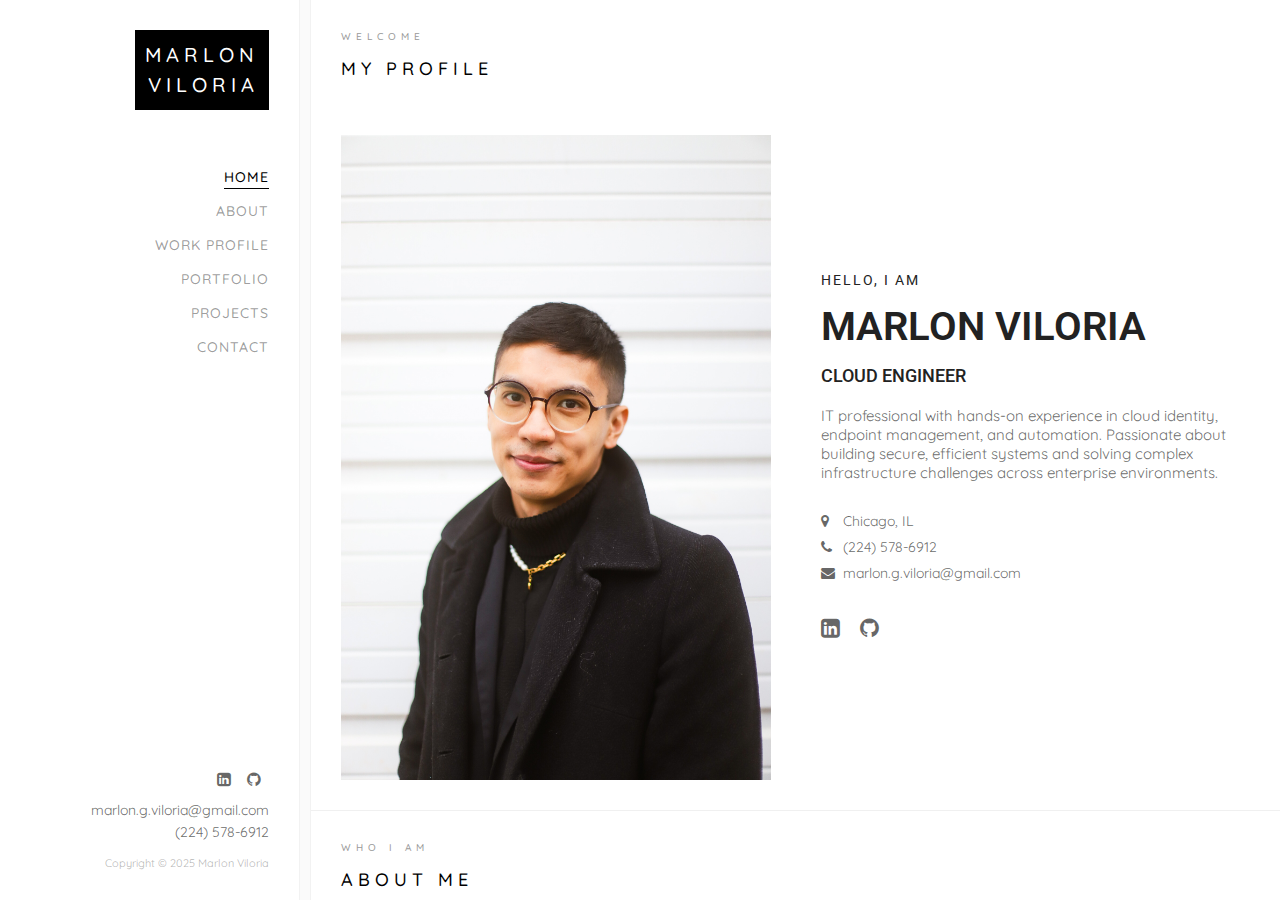
<file: src/index.html>
<!DOCTYPE html>
<html lang="en">
<head>
  <meta charset="UTF-8">
  <meta name="viewport" content="width=device-width, initial-scale=1.0">
  <title>Marlon Viloria | Cloud Engineer </title>
  <link rel="stylesheet" type="text/css" href="css/styles.css">
  <link href="https://stackpath.bootstrapcdn.com/font-awesome/4.7.0/css/font-awesome.min.css" rel="stylesheet">
</head>
<body>

<div class="wraper">
  <div class="container">

    <!-- ══ SIDEBAR ══ -->
    <div class="left-content p-30">

      <div class="logo">
        <a href="#Home">
          <span>Marlon</span>
          <span>Viloria</span>
        </a>
      </div>

      <div class="nav">
        <ul>
          <li><a href="#Home" class="active">Home</a></li>
          <li><a href="#About">About</a></li>
          <li><a href="#Work">Work Profile</a></li>
          <li><a href="#Portfolio">Portfolio</a></li>
          <li><a href="#Projects">Projects</a></li>
          <li><a href="#Contact">Contact</a></li>
        </ul>
      </div>

      <div class="left-footer">
        <div class="social-icons">
          <ul>
            <li><a href="https://linkedin.com" target="_blank" rel="noopener" aria-label="LinkedIn"><i class="fa fa-linkedin-square"></i></a></li>
            <li><a href="https://github.com/nrctx" target="_blank" rel="noopener" aria-label="GitHub"><i class="fa fa-github"></i></a></li>
          </ul>
        </div>
        <div class="foot-contact">
          <ul>
            <li>marlon.g.viloria@gmail.com</li>
            <li>(224) 578-6912</li>
          </ul>
        </div>
        <div class="copy-rights">Copyright &copy; 2025 Marlon Viloria</div>
      </div>

    </div>

    <!-- ══ MAIN CONTENT ══ -->
    <div class="main-content">

      <!-- HOME -->
      <div class="section1 p-30" id="Home">
        <div class="sec-title">
          <div class="pg-sub-title">Welcome</div>
          <div class="pg-title">My Profile</div>
        </div>
        <div class="d-flex-align-center">
          <div class="user-img flex-1">
            <img src="assets/IMG_7014.JPG" alt="Profile photo of Marlon Viloria">
          </div>
          <div class="user-profile flex-1">
            <div class="pro-details">
              <div class="sm-text">Hello, I Am</div>
              <div class="name">Marlon Viloria</div>
              <div class="role">Cloud Engineer</div>
            </div>
            <div class="text">
              IT professional with hands-on experience in cloud identity, endpoint management, and automation. Passionate about building secure, efficient systems and solving complex infrastructure challenges across enterprise environments.
            </div>
            <div class="pr-list">
              <ul>
                <li><i class="fa fa-map-marker" aria-hidden="true"></i> Chicago, IL</li>
                <li><i class="fa fa-phone" aria-hidden="true"></i> (224) 578-6912</li>
                <li><i class="fa fa-envelope" aria-hidden="true"></i> marlon.g.viloria@gmail.com</li>
              </ul>
            </div>
            <div class="social-icons-head">
              <ul>
                <li><a href="https://linkedin.com" target="_blank" rel="noopener" aria-label="LinkedIn"><i class="fa fa-linkedin-square"></i></a></li>
                <li><a href="https://github.com/nrctx" target="_blank" rel="noopener" aria-label="GitHub"><i class="fa fa-github"></i></a></li>
              </ul>
            </div>
          </div>
        </div>
      </div>

      <!-- ABOUT -->
      <div class="section2 p-30" id="About">
        <div class="sec-title">
          <div class="pg-sub-title">Who I Am</div>
          <div class="pg-title">About Me</div>
        </div>
        <div class="about-grid">
          <div class="about-text">
            <p>I'm an IT Support Specialist based in Chicago with experience spanning cloud identity, endpoint management, automation, and network administration. I've worked across MSP and enterprise environments, supporting everything from Okta and Azure AD to PowerShell scripting and SaaS procurement.</p>
            <p>Before IT, I served as an Aerospace Medical Technician in the United States Air Force — an experience that sharpened my discipline, attention to detail, and ability to perform under pressure. I hold CompTIA A+, Network+, and Security+ certifications along with ITIL 4 Foundation.</p>
            <div class="cert-badges">
              <span class="cert-badge">CompTIA A+</span>
              <span class="cert-badge">Network+</span>
              <span class="cert-badge">Security+</span>
              <span class="cert-badge">ITIL 4 Foundation</span>
            </div>
          </div>
          <div class="about-skills">
            <div class="skill-item">
              <div class="skill-label"><span>Microsoft Azure / Azure AD</span><span>90%</span></div>
              <div class="skill-bar"><div class="skill-fill" style="width:90%"></div></div>
            </div>
            <div class="skill-item">
              <div class="skill-label"><span>Okta / Active Directory</span><span>88%</span></div>
              <div class="skill-bar"><div class="skill-fill" style="width:88%"></div></div>
            </div>
            <div class="skill-item">
              <div class="skill-label"><span>PowerShell / Python / Bash</span><span>80%</span></div>
              <div class="skill-bar"><div class="skill-fill" style="width:80%"></div></div>
            </div>
            <div class="skill-item">
              <div class="skill-label"><span>Intune / Endpoint Management</span><span>85%</span></div>
              <div class="skill-bar"><div class="skill-fill" style="width:85%"></div></div>
            </div>
            <div class="skill-item">
              <div class="skill-label"><span>Power Automate / M365 Admin</span><span>82%</span></div>
              <div class="skill-bar"><div class="skill-fill" style="width:82%"></div></div>
            </div>
            <div class="skill-item">
              <div class="skill-label"><span>Windows OS / Linux</span><span>88%</span></div>
              <div class="skill-bar"><div class="skill-fill" style="width:88%"></div></div>
            </div>
          </div>
        </div>
      </div>

      <!-- WORK PROFILE -->
      <div class="section3 p-30" id="Work">
        <div class="sec-title">
          <div class="pg-sub-title">Experience</div>
          <div class="pg-title">Work Profile</div>
        </div>
        <div class="timeline">

          <div class="timeline-item">
            <div class="tl-date">Jan. 2025 – Jan. 2026</div>
            <div class="tl-title">IT Support Specialist</div>
            <div class="tl-company">Stoiclane / Reverus — Chicago, IL</div>
            <ul class="tl-bullets">
              <li>Engineered automated ticketing workflows using Power Automate and Microsoft Forms integrated with Autotask.</li>
              <li>Administered enterprise identity as an Okta and Microsoft 365 Admin, managing user lifecycles and security groups.</li>
              <li>Optimized endpoint management using Intune and N-central to deploy security baselines and automate patching.</li>
              <li>Managed cloud infrastructure via Microsoft Azure and Pax8, facilitating migrations and SaaS procurement.</li>
              <li>Maintained proactive network visibility using SuperOps to identify and resolve incidents before user impact.</li>
            </ul>
          </div>

          <div class="timeline-item">
            <div class="tl-date">Aug. 2023 – Oct. 2024</div>
            <div class="tl-title">IT Support / Jr. Systems Administrator</div>
            <div class="tl-company">Computer Training Source — Chicago, IL</div>
            <ul class="tl-bullets">
              <li>Utilized Active Directory and Azure to manage OUs, security groups, and GPOs to streamline network permissions.</li>
              <li>Managed network configurations to provide optimal uptime and resolve connectivity issues for diverse client environments.</li>
              <li>Diagnosed technical issues using PowerShell and Windows Event Viewer, ensuring minimal disruption to operations.</li>
            </ul>
          </div>

          <div class="timeline-item">
            <div class="tl-date">Jan. 2019 – Jun. 2019</div>
            <div class="tl-title">IT Support (Contract)</div>
            <div class="tl-company">Tek Systems — Chicago, IL</div>
            <ul class="tl-bullets">
              <li>Provided support for hardware and software issues, ensuring systems operated at peak efficiency.</li>
            </ul>
          </div>

          <div class="timeline-item">
            <div class="tl-date">Jun. 2015 – Oct. 2017</div>
            <div class="tl-title">Aerospace Medical Technician</div>
            <div class="tl-company">United States Air Force — Montgomery, AL</div>
            <ul class="tl-bullets">
              <li>Collaborated with professional staff in planning and evaluating medical care for 12,000 enrollees.</li>
            </ul>
          </div>

        </div>
      </div>

      <!-- PORTFOLIO -->
      <div class="section4 p-30" id="Portfolio">
        <div class="sec-title">
          <div class="pg-sub-title">Work</div>
          <div class="pg-title">Portfolio</div>
        </div>
        <div class="portfolio-grid">

          <div class="portfolio-card">
            <div class="card-thumb"><i class="fa fa-cogs"></i></div>
            <div class="card-body">
              <div class="card-title">Automated Ticketing System</div>
              <p class="card-desc">Built end-to-end ticketing workflows using Power Automate and Microsoft Forms, integrated directly with Autotask.</p>
              <div class="card-tags"><span class="tag">Power Automate</span><span class="tag">Autotask</span><span class="tag">M365</span></div>
            </div>
          </div>

          <div class="portfolio-card">
            <div class="card-thumb"><i class="fa fa-shield"></i></div>
            <div class="card-body">
              <div class="card-title">Endpoint Security Baseline</div>
              <p class="card-desc">Deployed organisation-wide security baselines and automated patch management via Intune and N-central.</p>
              <div class="card-tags"><span class="tag">Intune</span><span class="tag">N-central</span><span class="tag">PowerShell</span></div>
            </div>
          </div>

          <div class="portfolio-card">
            <div class="card-thumb"><i class="fa fa-cloud"></i></div>
            <div class="card-body">
              <div class="card-title">Azure Cloud Migration</div>
              <p class="card-desc">Facilitated cloud migrations and SaaS procurement pipelines using Microsoft Azure and Pax8.</p>
              <div class="card-tags"><span class="tag">Azure</span><span class="tag">Pax8</span><span class="tag">Cloud</span></div>
            </div>
          </div>

          <div class="portfolio-card">
            <div class="card-thumb"><i class="fa fa-users"></i></div>
            <div class="card-body">
              <div class="card-title">Identity & Access Management</div>
              <p class="card-desc">Managed enterprise identity lifecycle with Okta and Azure AD, including security groups and MFA policies.</p>
              <div class="card-tags"><span class="tag">Okta</span><span class="tag">Azure AD</span><span class="tag">IAM</span></div>
            </div>
          </div>

        </div>
      </div>

      <!-- Projects-->
      <div class="section4 p-30" id="Projects">
  <div class="sec-title">
    <div class="pg-sub-title">External Links</div>
    <div class="pg-title">Featured Projects</div>
    <p class="click-instruction">Click on a card to view the repository on GitHub</p>
  </div>
  <div class="portfolio-grid">

    <a href="https://github.com/nrctx/aws-terrafrom-modules-static-website-cicd" target="_blank" class="project-link">
      <div class="portfolio-card">
        <div class="card-thumb"><i class="fa fa-github"></i></div>
        <div class="card-body">
          <div class="card-title">AWS Serverless Website</div>
          <p class="card-desc">Full-stack IaC project deploying a secure static site via CloudFront. Includes automated CI/CD pipelines and a Lambda-powered contact backend..</p>
          <div class="card-tags">
            <span class="tag">Terraform</span>
            <span class="tag">AWS</span>
            <span class="tag">GitHub Actions</span>
          </div>
        </div>
      </div>
    </a>

    <a href="https://github.com/nrctx/Automated-Web-Server-Deployment" target="_blank" class="project-link">
      <div class="portfolio-card">
        <div class="card-thumb"><i class="fa fa-code-fork"></i></div>
        <div class="card-body">
          <div class="card-title">Ansible Web Server Documentation</div>
          <p class="card-desc">Full documentation for an automated web server deployment using Ansible.</p>
          <div class="card-tags">
            <span class="tag">Azure</span>
            <span class="tag">Documentation</span>
          </div>
        </div>
      </div>
    </a>

    <a href="https://github.com/nrctx/NetBox-Automation-Lab" target="_blank" class="project-link">
      <div class="portfolio-card">
        <div class="card-thumb"><i class="fa fa-code-fork"></i></div>
        <div class="card-body">
          <div class="card-title">NetBox Automation Lab</div>
          <p class="card-desc">A lab environment for automating NetBox with Python, Docker, and Ansible.</p>
          <div class="card-tags">
            <span class="tag">Azure</span>
            <span class="tag">Documentation</span>
          </div>
        </div>
      </div>
    </a>
    
  </div>
</div>

      <!-- CONTACT -->
      <div class="section5 p-30" id="Contact">
        <div class="sec-title">
          <div class="pg-sub-title">Get In Touch</div>
          <div class="pg-title">Contact</div>
        </div>
        <div class="contact-grid">
          <div class="contact-info">
            <div class="contact-item">
              <i class="fa fa-map-marker"></i>
              <div><strong>Location</strong>Chicago, IL</div>
            </div>
            <div class="contact-item">
              <i class="fa fa-envelope"></i>
              <div><strong>Email</strong>marlon.g.viloria@gmail.com</div>
            </div>
            <div class="contact-item">
              <i class="fa fa-phone"></i>
              <div><strong>Phone</strong>(224) 578-6912</div>
            </div>
            <div class="contact-item">
              <i class="fa fa-linkedin-square"></i>
              <div><strong>LinkedIn</strong>linkedin.com/in/marlonviloria</div>
            </div>
          </div>
          <div class="contact-form-wrap">
            <form class="contact-form" onsubmit="return false;">
              <input type="text" placeholder="Your Name" aria-label="Your Name">
              <input type="email" placeholder="Your Email" aria-label="Your Email">
              <input type="text" placeholder="Subject" aria-label="Subject">
              <textarea placeholder="Your Message" aria-label="Your Message"></textarea>
              <button class="btn-send" type="submit">Send Message</button>
            </form>
          </div>
        </div>
      </div>

    </div>
    <!-- end main-content -->

  </div>
</div>

<script>
  // Highlight active nav link based on scroll position
  const mainContent = document.querySelector('.main-content');
  const sections = document.querySelectorAll('.main-content > div[id]');
  const navLinks = document.querySelectorAll('.nav a');

  mainContent.addEventListener('scroll', () => {
    let current = '';
    sections.forEach(section => {
      if (mainContent.scrollTop >= section.offsetTop - 80) {
        current = section.getAttribute('id');
      }
    });
    navLinks.forEach(link => {
      link.classList.remove('active');
      if (link.getAttribute('href') === '#' + current) {
        link.classList.add('active');
      }
    });
  });

  //Contact form submission handler
  document.addEventListener('DOMContentLoaded', () => {
    const contactForm = document.querySelector('.contact-form');
    const sendBtn = document.querySelector('.btn-send');

    // PASTE YOUR OUTPUT URL HERE after running 'terraform apply'
    const API_ENDPOINT = "https://r3ljr0caad.execute-api.us-east-1.amazonaws.com/contact";

    contactForm.addEventListener('submit', async (e) => {
        e.preventDefault();

        // 1. Visual feedback for the user
        const originalBtnText = sendBtn.innerText;
        sendBtn.innerText = "Sending...";
        sendBtn.disabled = true;

        // 2. Map the form fields to our Python backend keys
        const payload = {
            name: contactForm.querySelector('input[placeholder="Your Name"]').value,
            email: contactForm.querySelector('input[placeholder="Your Email"]').value,
            subject: contactForm.querySelector('input[placeholder="Subject"]').value,
            message: contactForm.querySelector('textarea').value
        };

        try {
            // 3. Send the POST request to AWS
            const response = await fetch(API_ENDPOINT, {
                method: 'POST',
                headers: {
                    'Content-Type': 'application/json'
                },
                body: JSON.stringify(payload)
            });

            if (response.ok) {
                alert("Message sent successfully! I'll get back to you soon.");
                contactForm.reset();
            } else {
                const errorData = await response.json();
                console.error("Server Error:", errorData);
                alert("Failed to send message. Please try again later.");
            }
        } catch (error) {
            console.error("Network Error:", error);
            alert("Connection error. Check your internet or CORS settings.");
        } finally {
            // 4. Reset button state
            sendBtn.innerText = originalBtnText;
            sendBtn.disabled = false;
        }
    });
});
</script>

</body>
</html>
</file>
<file: src/css/styles.css>
@charset "utf-8";
@import url('https://fonts.googleapis.com/css?family=Quicksand:300,400,500,700');
@import url('https://fonts.googleapis.com/css?family=Roboto');

/*=============================================
Css Indexing
===============================================
1.  Base CSS
2.  Text Styles
3.  Padding & Margins
4.  Display Styles
5.  Page / Layout
6.  Logo & Nav
7.  Left Footer
8.  Section Titles
9.  Home Section
10. About Section
11. Work Profile Section
12. Portfolio Section
13. Contact Section
===============================================*/


/*===========================================
1. Base CSS
============================================*/
* {
  margin: 0;
  padding: 0;
  box-sizing: border-box;
}
h1, h2, h3, h4, h5, h6 {}
html {
  height: 100%;
}
body {
  height: 100%;
  font-family: 'Quicksand', sans-serif;
  color: rgba(0, 0, 0, 0.6);
  box-sizing: border-box;
  font-size: 14px;
  overflow: hidden;
  background: #fafafa;
}
label {
  padding: 0;
  margin: 0;
}
ul, li, ol {
  padding: 0;
  margin: 0;
}
li {
  list-style: none;
}
a, img {
  border: 0;
  outline: none;
  text-decoration: none;
}
img {
  max-width: 100%;
  height: auto;
  vertical-align: bottom;
}
input, select, textarea, button {
  font-family: 'Quicksand', sans-serif;
}
input:focus, select:focus, textarea:focus, button:focus {
  outline: 0;
}
a {
  color: inherit;
  transition: 0.5s;
}
p {
  margin-bottom: 1.5em;
}
h1, h2, h3, h4, h5, h6 {
  color: #000;
  font-family: "Quicksand", Arial, sans-serif;
  font-weight: 400;
  margin: 0 0 30px 0;
}

/*===========================================
Scrollbar
============================================*/
::-webkit-scrollbar-track {
  -webkit-box-shadow: inset 0 0 6px rgba(0,0,0,0.3);
  background-color: #F5F5F5;
}
::-webkit-scrollbar {
  width: 5px;
  height: 5px;
  background-color: #F5F5F5;
}
::-webkit-scrollbar-thumb {
  -webkit-box-shadow: inset 0 0 6px rgba(0,0,0,.3);
  background-color: #777;
}


/*===========================================
2. Text Styles
============================================*/
.t-title-size { font-size: 18px; }
.t-bold { font-weight: 600; }
.t-normal { font-weight: normal; }
.t-center { text-align: center; }
.t-right { text-align: right; }


/*===========================================
3. Padding & Margins
============================================*/
.p-5  { padding: 5px; }
.p-10 { padding: 10px; }
.p-15 { padding: 15px; }
.p-20 { padding: 20px; }
.p-25 { padding: 25px; }
.p-30 { padding: 30px; }
.p-35 { padding: 35px; }
.p-40 { padding: 40px; }
.p-45 { padding: 45px; }
.p-50 { padding: 50px; }

.m-5  { margin: 5px; }
.m-10 { margin: 10px; }
.m-15 { margin: 15px; }
.m-20 { margin: 20px; }
.m-25 { margin: 25px; }
.m-30 { margin: 30px; }
.m-35 { margin: 35px; }
.m-40 { margin: 40px; }
.m-45 { margin: 45px; }
.m-50 { margin: 50px; }


/*===========================================
4. Display Styles
============================================*/
.d-flex { display: flex; }
.d-flex-align-center { display: flex; align-items: center; flex-direction: row; }
.d-flex-align-center-column { display: flex; align-items: center; flex-direction: column; }
.flex-1 { flex: 1; }
.flex-2 { flex: 2; }


/*===========================================
5. Page / Layout
============================================*/
.wraper {
  width: 100%;
  height: 100%;
}
.container {
  height: 100%;
  display: flex;
  flex-direction: row;
}
.left-content {
  width: 300px;
  overflow-y: auto;
  height: 100%;
  background: #fff;
  border-right: 1px solid rgba(221, 221, 221, 0.38);
  display: flex;
  flex-direction: column;
}
.main-content {
  flex: 1;
  overflow-y: auto;
  margin-left: 10px;
  background: #fff;
  border-left: 1px solid rgba(221, 221, 221, 0.38);
}

/* Section dividers */
.section1, .section2, .section3, .section4, .section5 {
  border-bottom: 1px solid rgba(0, 0, 0, 0.06);
}


/*===========================================
6. Logo & Nav
============================================*/
.logo {
  display: flex;
  justify-content: flex-end;
}
.logo a {
  color: #fff;
  text-align: right;
  background: #000;
  display: flex;
  flex-direction: column;
  padding: 10px;
  font-size: 20px;
  text-transform: uppercase;
  letter-spacing: 5px;
  line-height: 30px;
  font-weight: 500;
}
.nav {
  flex: 1;
  justify-content: flex-end;
  margin: 50px 0px;
}
.nav ul li,
.nav ul li a {
  display: flex;
  justify-content: flex-end;
}
.nav ul li a {
  padding: 8px 0px;
  text-transform: uppercase;
  color: rgba(0, 0, 0, 0.4);
  letter-spacing: 1px;
  font-weight: 500;
  position: relative;
}
.nav ul li a:hover,
.nav ul li a.active {
  color: #000;
}
.nav ul li a::after {
  content: "";
  width: 0;
  height: 1px;
  background: #000;
  position: absolute;
  bottom: 5px;
  left: 0;
  right: 0;
  transform: scaleX(0);
  transition: all 0.3s cubic-bezier(0.175, 0.885, 0.32, 1.275);
}
.nav ul li a:hover::after,
.nav ul li a.active::after {
  width: 100%;
  transform: scaleX(1);
}


/*===========================================
7. Left Footer
============================================*/
.left-footer {
  color: rgba(0, 0, 0, 0.6);
  display: flex;
  flex-direction: column;
  justify-content: flex-end;
}
.foot-contact,
.social-icons ul,
.copy-rights {
  display: flex;
  justify-content: flex-end;
}
.social-icons ul li {
  display: flex;
  justify-content: flex-end;
  flex-direction: row;
}
.foot-contact ul {
  display: flex;
  flex-direction: column;
}
.foot-contact ul li {
  justify-content: flex-end;
  display: flex;
  margin: 2px 0px;
}
.foot-contact {
  margin: 5px 0px;
}
.social-icons ul li a {
  padding: 5px 8px;
  font-size: 16px;
}
.social-icons ul li a:hover {
  color: #000;
  transform: scale(1.2) translateY(-5px);
}
.copy-rights {
  font-size: 11px;
  margin-top: 8px;
  opacity: 0.5;
}


/*===========================================
8. Section Titles
============================================*/
.sec-title {
  margin-bottom: 50px;
}
.pg-title {
  font-size: 18px;
  font-weight: 500;
  text-transform: uppercase;
  letter-spacing: 5px;
  line-height: 1.8;
  color: #000;
}
.pg-sub-title {
  margin-bottom: 10px;
  display: block;
  font-size: 10px;
  text-transform: uppercase;
  color: #999999;
  font-weight: 500;
  letter-spacing: 5px;
}


/*===========================================
9. Home Section
============================================*/
.user-profile {
  padding-left: 50px;
}
.sm-text {
  letter-spacing: 2.1px;
  font-weight: normal;
  color: #222222;
  font-size: 14px;
  font-family: "Roboto", sans-serif;
  text-transform: uppercase;
}
.name {
  font-size: 40px;
  text-transform: uppercase;
  margin: 15px 0px;
  color: #222222;
  font-family: "Roboto", sans-serif;
  font-weight: 600;
}
.role {
  font-size: 18px;
  font-weight: 500;
  font-family: "Roboto", sans-serif;
  text-transform: uppercase;
  margin-bottom: 20px;
  color: #222222;
}
.text {
  font-size: 15px;
}
.pr-list {
  margin: 30px 0px;
}
.pr-list ul li {
  margin-bottom: 8px;
}
.pr-list ul li i {
  width: 18px;
}
.social-icons-head ul {
  display: flex;
}
.social-icons-head ul li a {
  padding: 5px 10px;
  font-size: 22px;
  transition: all .3s;
  display: flex;
}
.social-icons-head ul li:nth-child(1) a {
  padding-left: 0;
}
.social-icons-head ul li a:hover {
  color: #000;
  transform: scale(1.2) translateY(-5px);
}


/*===========================================
10. About / Skills Section
============================================*/
.about-grid {
  display: flex;
  gap: 40px;
}
.about-text {
  flex: 1;
  font-size: 14px;
  line-height: 1.8;
}
.about-skills {
  flex: 1;
}
.skill-item {
  margin-bottom: 20px;
}
.skill-label {
  display: flex;
  justify-content: space-between;
  font-size: 11px;
  font-weight: 600;
  text-transform: uppercase;
  letter-spacing: 1px;
  color: #222;
  margin-bottom: 7px;
}
.skill-bar {
  height: 2px;
  background: rgba(0, 0, 0, 0.08);
}
.skill-fill {
  height: 100%;
  background: #000;
}

/* Cert badges */
.cert-badges {
  display: flex;
  flex-wrap: wrap;
  gap: 8px;
  margin-top: 30px;
}
.cert-badge {
  font-size: 10px;
  font-weight: 600;
  letter-spacing: 1px;
  text-transform: uppercase;
  border: 1px solid rgba(0,0,0,0.2);
  padding: 5px 10px;
  color: #333;
}


/*===========================================
11. Work Profile Section
============================================*/
.timeline {
  position: relative;
  padding-left: 20px;
}
.timeline::before {
  content: '';
  position: absolute;
  left: 0;
  top: 0;
  bottom: 0;
  width: 1px;
  background: rgba(0, 0, 0, 0.1);
}
.timeline-item {
  position: relative;
  margin-bottom: 35px;
}
.timeline-item::before {
  content: '';
  position: absolute;
  left: -24px;
  top: 5px;
  width: 8px;
  height: 8px;
  border-radius: 50%;
  background: #000;
}
.tl-date {
  font-size: 10px;
  letter-spacing: 2px;
  text-transform: uppercase;
  color: #999;
  margin-bottom: 4px;
}
.tl-title {
  font-size: 13px;
  font-weight: 700;
  text-transform: uppercase;
  letter-spacing: 1px;
  color: #222;
  margin-bottom: 3px;
}
.tl-company {
  font-size: 12px;
  color: #aaa;
  margin-bottom: 8px;
}
.tl-bullets {
  padding-left: 16px;
  margin: 0;
}
.tl-bullets li {
  list-style: disc;
  font-size: 13px;
  line-height: 1.7;
  margin-bottom: 4px;
  color: rgba(0,0,0,0.6);
}


/*===========================================
12. Portfolio Section
============================================*/
.portfolio-grid {
  display: grid;
  grid-template-columns: repeat(auto-fill, minmax(190px, 1fr));
  gap: 18px;
}
.portfolio-card {
  border: 1px solid rgba(0, 0, 0, 0.08);
  transition: box-shadow 0.3s;
}
.portfolio-card:hover {
  box-shadow: 0 8px 24px rgba(0, 0, 0, 0.07);
}
.card-thumb {
  height: 130px;
  background: #f5f5f5;
  display: flex;
  align-items: center;
  justify-content: center;
  font-size: 2rem;
  color: rgba(0, 0, 0, 0.15);
}
.card-body {
  padding: 14px;
}
.card-title {
  font-size: 11px;
  font-weight: 700;
  text-transform: uppercase;
  letter-spacing: 2px;
  color: #222;
  margin-bottom: 6px;
}
.card-desc {
  font-size: 12px;
  line-height: 1.6;
  margin-bottom: 10px;
}
.card-tags {
  display: flex;
  gap: 5px;
  flex-wrap: wrap;
}
.tag {
  font-size: 10px;
  letter-spacing: 1px;
  text-transform: uppercase;
  border: 1px solid rgba(0, 0, 0, 0.12);
  padding: 2px 6px;
  color: #888;
}


/*===========================================
13. Contact Section
============================================*/
.contact-grid {
  display: flex;
  gap: 50px;
}
.contact-info {
  flex: 1;
}
.contact-form-wrap {
  flex: 1;
}
.contact-item {
  display: flex;
  gap: 12px;
  margin-bottom: 22px;
  align-items: flex-start;
}
.contact-item i {
  width: 16px;
  margin-top: 2px;
  color: #444;
}
.contact-item div {
  font-size: 13px;
  line-height: 1.6;
}
.contact-item strong {
  display: block;
  font-size: 10px;
  letter-spacing: 2px;
  text-transform: uppercase;
  color: #222;
  margin-bottom: 2px;
}
.contact-form {
  display: flex;
  flex-direction: column;
  gap: 14px;
}
.contact-form input,
.contact-form textarea {
  border: none;
  border-bottom: 1px solid rgba(0, 0, 0, 0.12);
  padding: 8px 0;
  font-family: 'Quicksand', sans-serif;
  font-size: 13px;
  color: #222;
  background: transparent;
  outline: none;
  transition: border-color 0.3s;
  width: 100%;
}
.contact-form input:focus,
.contact-form textarea:focus {
  border-bottom-color: #000;
}
.contact-form input::placeholder,
.contact-form textarea::placeholder {
  color: rgba(0, 0, 0, 0.25);
  text-transform: uppercase;
  letter-spacing: 1px;
  font-size: 11px;
}
.contact-form textarea {
  height: 90px;
  resize: none;
}
.btn-send {
  align-self: flex-start;
  background: #000;
  color: #fff;
  border: none;
  padding: 10px 28px;
  font-family: 'Quicksand', sans-serif;
  font-size: 11px;
  font-weight: 600;
  letter-spacing: 3px;
  text-transform: uppercase;
  cursor: pointer;
  transition: opacity 0.3s;
  margin-top: 6px;
}
.btn-send:hover {
  opacity: 0.7;
}
/*===========================================
14. Mobile Responsiveness
============================================*/

@media screen and (max-width: 768px) {
  body {
    overflow: visible !important; /* Changed from auto to visible */
    height: auto;                 /* Allow height to grow with content */
    font-size: 16px;
  }

  /* Add/Update the container and wraper */
  .wraper, .container {
    height: auto;     /* Remove the 100% height lock */
    display: block;   /* Stack sidebar and main content vertically */
  }

  .left-content {
    width: 100%;
    height: auto;           /* Let it grow based on nav items */
    overflow: visible;      /* Remove internal scrollbar */
    border-right: none;
    border-bottom: 1px solid rgba(221, 221, 221, 0.38);
    padding: 20px;
    position: relative;
    display: block;         /* Ensure it follows standard document flow */
  }

  /* Adjust Logo and Nav for mobile */
  .logo {
    justify-content: center;
    margin-bottom: 20px;
  }
  .logo a {
    text-align: center;
    align-items: center;
  }

  .nav {
    margin: 20px 0;
  }
  .nav ul {
    display: flex;
    flex-wrap: wrap;
    justify-content: center;
    gap: 15px;
  }
  .nav ul li, .nav ul li a {
    justify-content: center;
    padding: 5px;
  }

  /* Main Content Area */
 /* Update line 598-602 */
  .main-content {
    margin-left: 0;
    border-left: none;
    padding: 15px;
    overflow: visible;      /* Allow content to push the page down */
    height: auto;           /* Remove the flex-locked height */
  }

  /* Section-specific Grid Collapsing */
  .about-grid, 
  .contact-grid {
    flex-direction: column;
    gap: 30px;
  }

  /* Adjust Home Section padding */
  .user-profile {
    padding-left: 0;
    text-align: center;
  }
  
  .social-icons-head ul {
    justify-content: center;
  }

  /* Portfolio Grid: Ensure items take more space on small screens */
  .portfolio-grid {
    grid-template-columns: 1fr; /* Single column on phones */
  }

  /* Left Footer alignment */
  .left-footer, 
  .foot-contact, 
  .social-icons ul, 
  .copy-rights {
    justify-content: center;
    text-align: center;
    margin-top: 20px;
  }
  
  .social-icons ul {
    margin-bottom: 10px;
  }

  /* Form spacing */
  .btn-send {
    width: 100%; /* Full width button for easier tapping */
  }
}

/* Tablet adjustments */
@media screen and (min-width: 769px) and (max-width: 1024px) {
  .left-content {
    width: 240px;
  }
  .portfolio-grid {
    grid-template-columns: repeat(2, 1fr);
  }
}

/*===========================================
15. Project Link Styles
============================================*/
.project-link {
  text-decoration: none;
  color: inherit; /* Keeps text color from turning blue */
  display: block;
}

.project-link:hover .portfolio-card {
  border-color: #000; /* Darkens border on hover */
  transform: translateY(-5px);
  transition: all 0.3s ease;
}

/* Ensures the icon in the thumb looks consistent */
.project-link .card-thumb i {
  transition: transform 0.3s ease;
}

.project-link:hover .card-thumb i {
  transform: scale(1.1);
  color: #000;
}

/*===========================================
16. Dark Mode Toggle Button
============================================*/
.dark-toggle {
  display: flex;
  justify-content: flex-end;
  margin-top: 20px;
  background: none;
  border: none;
  cursor: pointer;
  font-size: 16px;
  color: rgba(0, 0, 0, 0.4);
  padding: 4px 0;
  transition: color 0.3s;
  width: 100%;
}
.dark-toggle:hover {
  color: #000;
}

/*===========================================
17. Dark Mode
============================================*/
body.dark {
  background: #111;
  color: rgba(255, 255, 255, 0.65);
}
body.dark .left-content {
  background: #1a1a1a;
  border-right-color: rgba(255, 255, 255, 0.06);
}
body.dark .main-content {
  background: #1a1a1a;
  border-left-color: rgba(255, 255, 255, 0.06);
}
body.dark .section1,
body.dark .section2,
body.dark .section3,
body.dark .section4,
body.dark .section5 {
  border-bottom-color: rgba(255, 255, 255, 0.06);
}
body.dark .logo a {
  background: #fff;
  color: #000;
}
body.dark .nav ul li a {
  color: rgba(255, 255, 255, 0.35);
}
body.dark .nav ul li a:hover,
body.dark .nav ul li a.active {
  color: #fff;
}
body.dark .nav ul li a::after {
  background: #fff;
}
body.dark .dark-toggle {
  color: rgba(255, 255, 255, 0.4);
}
body.dark .dark-toggle:hover {
  color: #fff;
}
body.dark h1, body.dark h2, body.dark h3,
body.dark h4, body.dark h5, body.dark h6 {
  color: #fff;
}
body.dark .pg-title {
  color: #e0e0e0;
}
body.dark .pg-sub-title {
  color: #666;
}
body.dark .left-footer {
  color: rgba(255, 255, 255, 0.5);
}
body.dark .sm-text,
body.dark .name,
body.dark .role {
  color: #e0e0e0;
}
body.dark .skill-label {
  color: #ccc;
}
body.dark .skill-bar {
  background: rgba(255, 255, 255, 0.1);
}
body.dark .skill-fill {
  background: #fff;
}
body.dark .cert-badge {
  border-color: rgba(255, 255, 255, 0.2);
  color: #bbb;
}
body.dark .timeline::before {
  background: rgba(255, 255, 255, 0.1);
}
body.dark .timeline-item::before {
  background: #fff;
}
body.dark .tl-title {
  color: #ddd;
}
body.dark .tl-date,
body.dark .tl-company {
  color: #666;
}
body.dark .tl-bullets li {
  color: rgba(255, 255, 255, 0.55);
}
body.dark .portfolio-card {
  border-color: rgba(255, 255, 255, 0.08);
}
body.dark .portfolio-card:hover {
  box-shadow: 0 8px 24px rgba(0, 0, 0, 0.4);
}
body.dark .card-thumb {
  background: #222;
  color: rgba(255, 255, 255, 0.15);
}
body.dark .card-title {
  color: #ddd;
}
body.dark .tag {
  border-color: rgba(255, 255, 255, 0.12);
  color: #888;
}
body.dark .project-link:hover .portfolio-card {
  border-color: #fff;
}
body.dark .project-link:hover .card-thumb i {
  color: #fff;
}
body.dark .contact-item i {
  color: #aaa;
}
body.dark .contact-item strong {
  color: #ddd;
}
body.dark .contact-form input,
body.dark .contact-form textarea {
  border-bottom-color: rgba(255, 255, 255, 0.15);
  color: #ddd;
}
body.dark .contact-form input:focus,
body.dark .contact-form textarea:focus {
  border-bottom-color: #fff;
}
body.dark .contact-form input::placeholder,
body.dark .contact-form textarea::placeholder {
  color: rgba(255, 255, 255, 0.2);
}
body.dark .btn-send {
  background: #fff;
  color: #000;
}
body.dark ::-webkit-scrollbar-track {
  background-color: #1a1a1a;
}
body.dark ::-webkit-scrollbar {
  background-color: #1a1a1a;
}
body.dark ::-webkit-scrollbar-thumb {
  background-color: #444;
}

@media screen and (max-width: 768px) {
  .dark-toggle {
    justify-content: center;
  }
}
</file>
